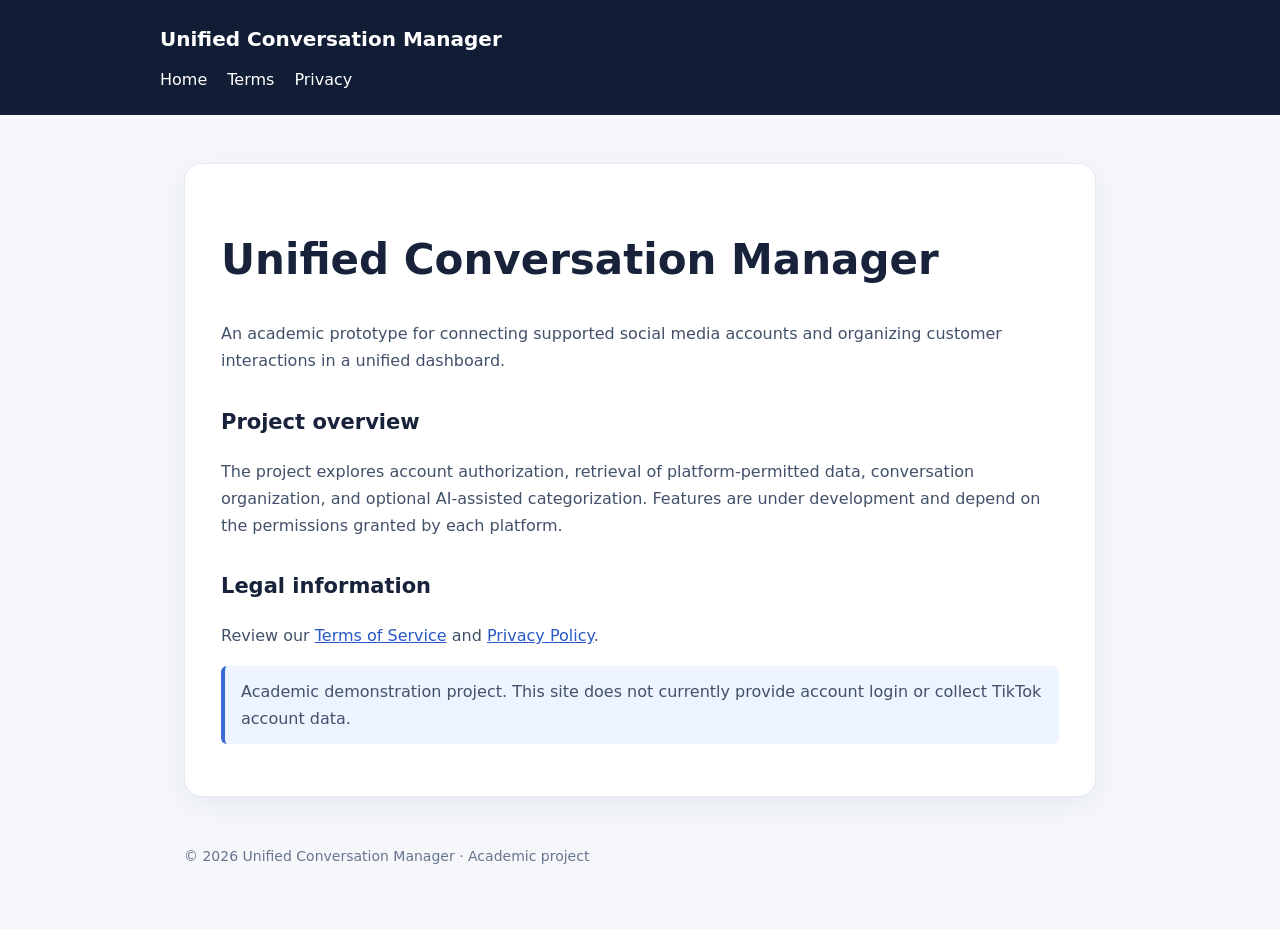
<file: index.html>
<!doctype html><html lang="en"><head><meta charset="utf-8"><meta name="viewport" content="width=device-width,initial-scale=1"><title>Unified Conversation Manager</title><link rel="stylesheet" href="style.css"></head><body><header><span class="brand">Unified Conversation Manager</span><nav><a href="index.html">Home</a><a href="terms.html">Terms</a><a href="privacy.html">Privacy</a></nav></header><main><article class="panel"><h1>Unified Conversation Manager</h1><p>An academic prototype for connecting supported social media accounts and organizing customer interactions in a unified dashboard.</p><h2>Project overview</h2><p>The project explores account authorization, retrieval of platform-permitted data, conversation organization, and optional AI-assisted categorization. Features are under development and depend on the permissions granted by each platform.</p><h2>Legal information</h2><p>Review our <a href="terms.html">Terms of Service</a> and <a href="privacy.html">Privacy Policy</a>.</p><p class="note">Academic demonstration project. This site does not currently provide account login or collect TikTok account data.</p></article></main><footer>© 2026 Unified Conversation Manager · Academic project</footer></body></html>
</file>
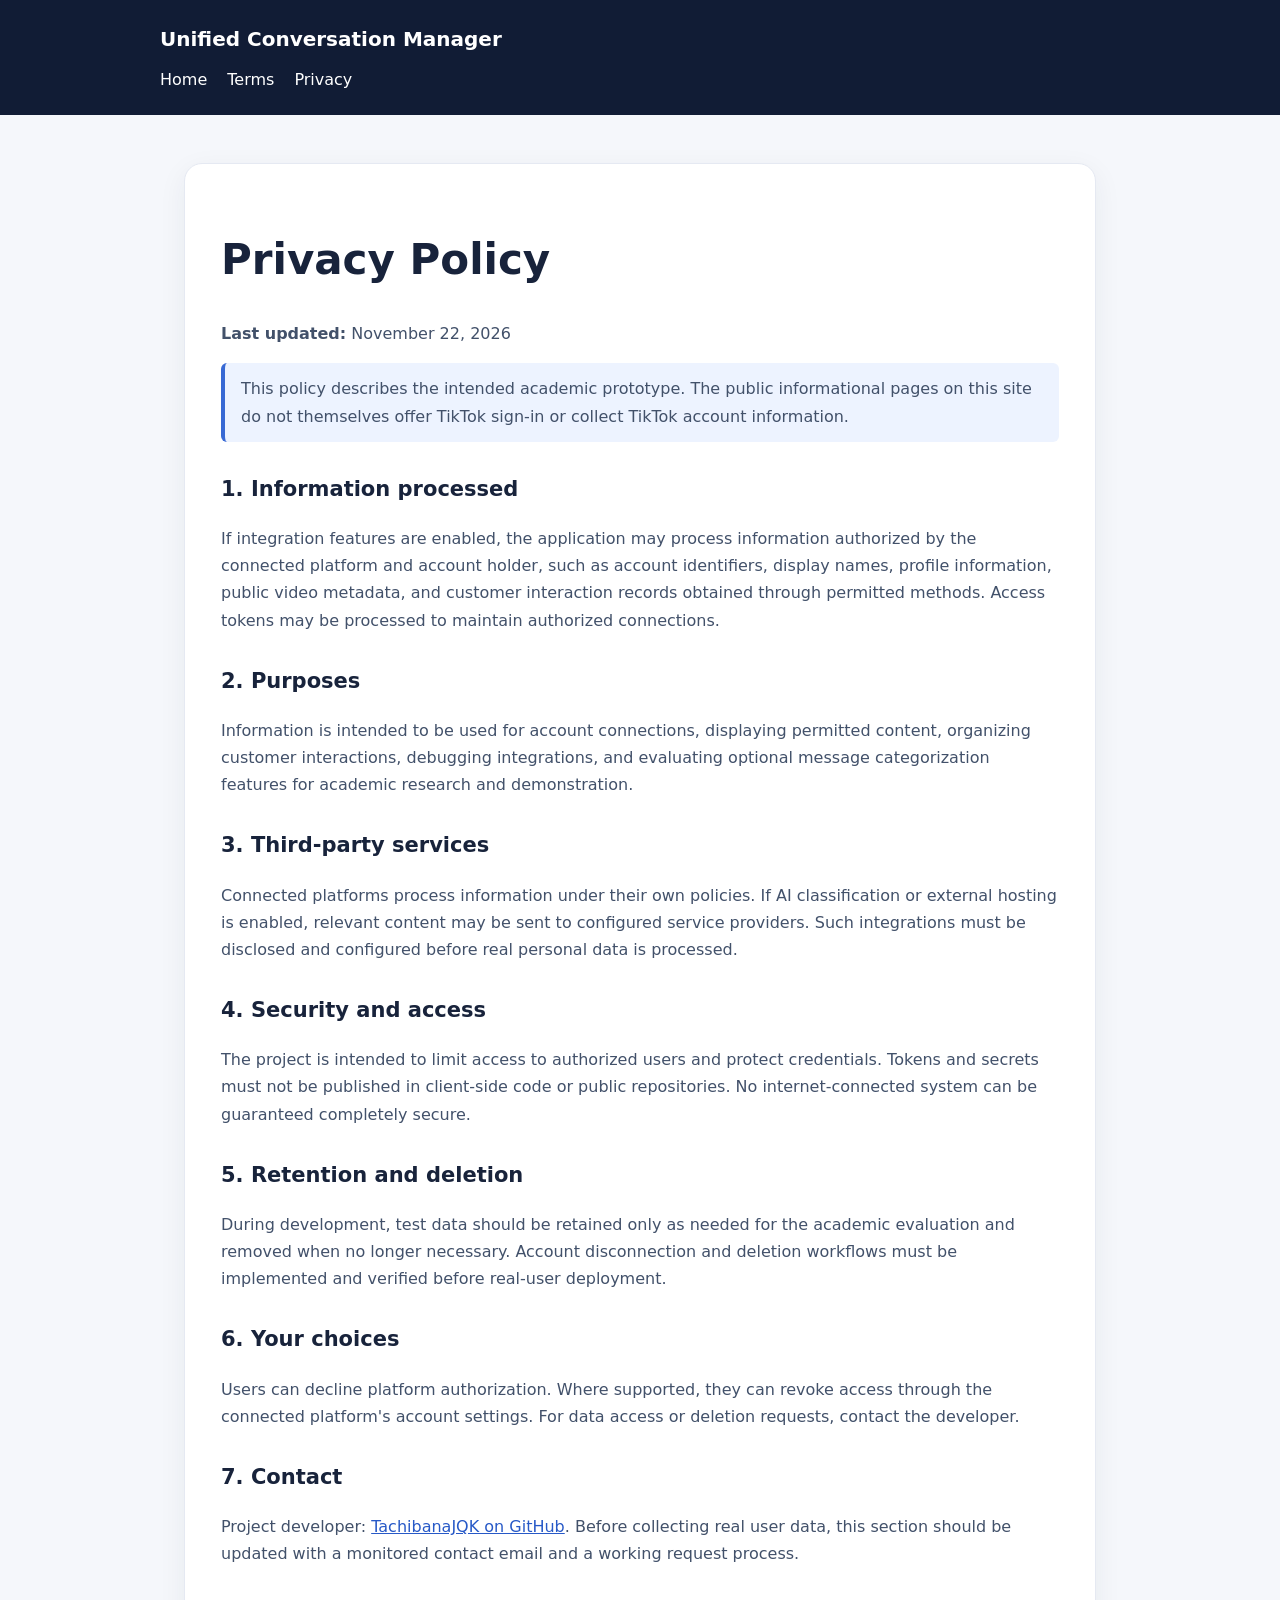
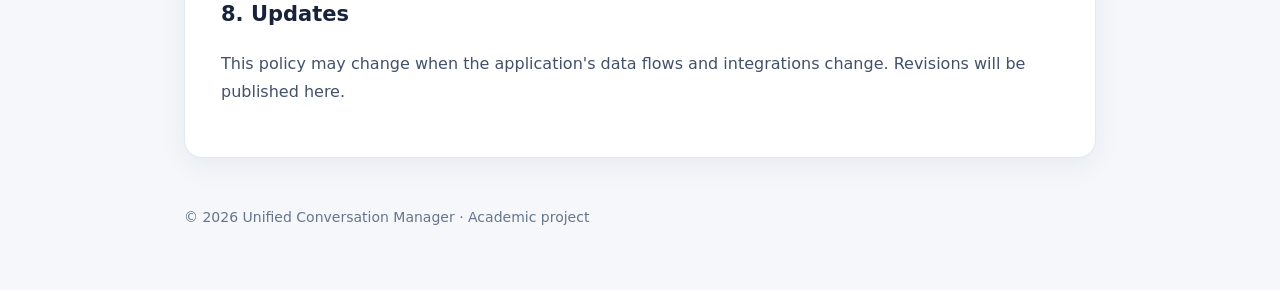
<file: privacy.html>
<!doctype html><html lang="en"><head><meta charset="utf-8"><meta name="viewport" content="width=device-width,initial-scale=1"><title>Privacy Policy | Unified Conversation Manager</title><link rel="stylesheet" href="style.css"></head><body><header><span class="brand">Unified Conversation Manager</span><nav><a href="index.html">Home</a><a href="terms.html">Terms</a><a href="privacy.html">Privacy</a></nav></header><main><article class="panel"><h1>Privacy Policy</h1><p><strong>Last updated:</strong> November 22, 2026</p><p class="note">This policy describes the intended academic prototype. The public informational pages on this site do not themselves offer TikTok sign-in or collect TikTok account information.</p><h2>1. Information processed</h2><p>If integration features are enabled, the application may process information authorized by the connected platform and account holder, such as account identifiers, display names, profile information, public video metadata, and customer interaction records obtained through permitted methods. Access tokens may be processed to maintain authorized connections.</p><h2>2. Purposes</h2><p>Information is intended to be used for account connections, displaying permitted content, organizing customer interactions, debugging integrations, and evaluating optional message categorization features for academic research and demonstration.</p><h2>3. Third-party services</h2><p>Connected platforms process information under their own policies. If AI classification or external hosting is enabled, relevant content may be sent to configured service providers. Such integrations must be disclosed and configured before real personal data is processed.</p><h2>4. Security and access</h2><p>The project is intended to limit access to authorized users and protect credentials. Tokens and secrets must not be published in client-side code or public repositories. No internet-connected system can be guaranteed completely secure.</p><h2>5. Retention and deletion</h2><p>During development, test data should be retained only as needed for the academic evaluation and removed when no longer necessary. Account disconnection and deletion workflows must be implemented and verified before real-user deployment.</p><h2>6. Your choices</h2><p>Users can decline platform authorization. Where supported, they can revoke access through the connected platform's account settings. For data access or deletion requests, contact the developer.</p><h2>7. Contact</h2><p>Project developer: <a href="https://github.com/TachibanaJQK">TachibanaJQK on GitHub</a>. Before collecting real user data, this section should be updated with a monitored contact email and a working request process.</p><h2>8. Updates</h2><p>This policy may change when the application's data flows and integrations change. Revisions will be published here.</p></article></main><footer>© 2026 Unified Conversation Manager · Academic project</footer></body></html>
</file>
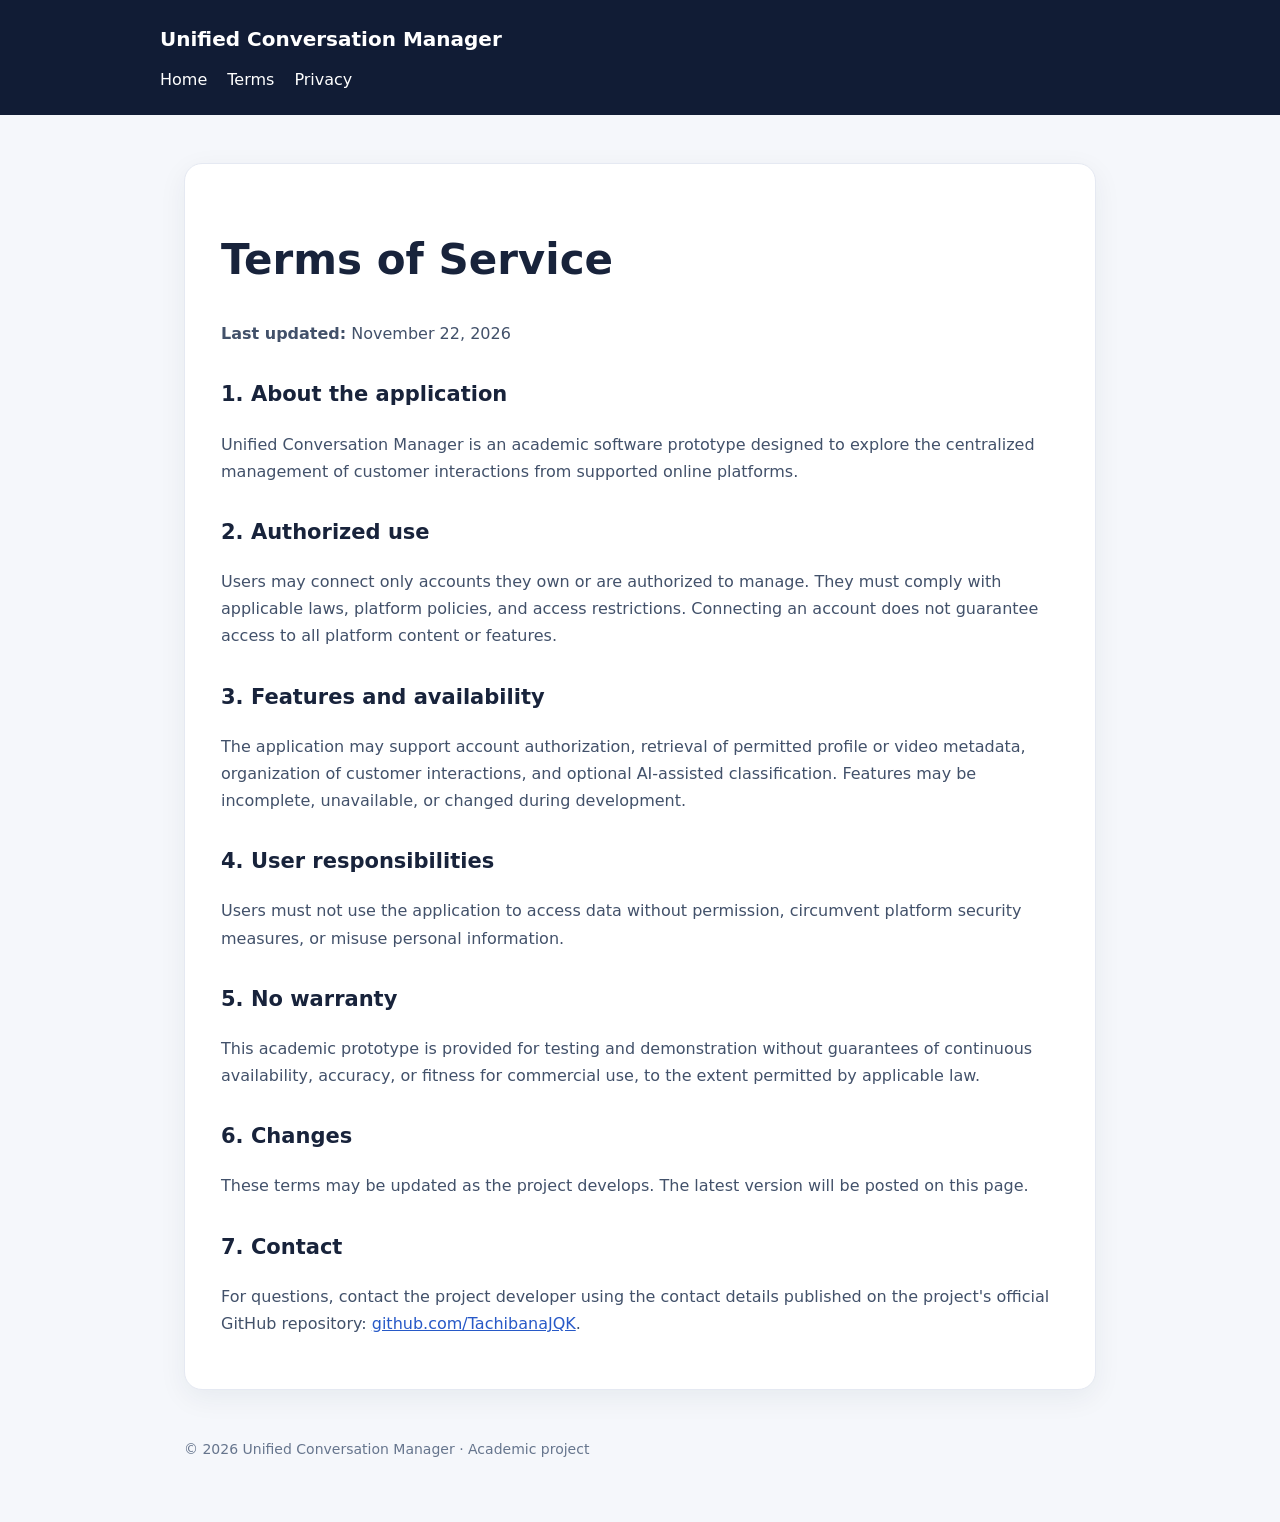
<file: terms.html>
<!doctype html><html lang="en"><head><meta charset="utf-8"><meta name="viewport" content="width=device-width,initial-scale=1"><title>Terms of Service | Unified Conversation Manager</title><link rel="stylesheet" href="style.css"></head><body><header><span class="brand">Unified Conversation Manager</span><nav><a href="index.html">Home</a><a href="terms.html">Terms</a><a href="privacy.html">Privacy</a></nav></header><main><article class="panel"><h1>Terms of Service</h1><p><strong>Last updated:</strong> November 22, 2026</p><h2>1. About the application</h2><p>Unified Conversation Manager is an academic software prototype designed to explore the centralized management of customer interactions from supported online platforms.</p><h2>2. Authorized use</h2><p>Users may connect only accounts they own or are authorized to manage. They must comply with applicable laws, platform policies, and access restrictions. Connecting an account does not guarantee access to all platform content or features.</p><h2>3. Features and availability</h2><p>The application may support account authorization, retrieval of permitted profile or video metadata, organization of customer interactions, and optional AI-assisted classification. Features may be incomplete, unavailable, or changed during development.</p><h2>4. User responsibilities</h2><p>Users must not use the application to access data without permission, circumvent platform security measures, or misuse personal information.</p><h2>5. No warranty</h2><p>This academic prototype is provided for testing and demonstration without guarantees of continuous availability, accuracy, or fitness for commercial use, to the extent permitted by applicable law.</p><h2>6. Changes</h2><p>These terms may be updated as the project develops. The latest version will be posted on this page.</p><h2>7. Contact</h2><p>For questions, contact the project developer using the contact details published on the project's official GitHub repository: <a href="https://github.com/TachibanaJQK">github.com/TachibanaJQK</a>.</p></article></main><footer>© 2026 Unified Conversation Manager · Academic project</footer></body></html>
</file>
<file: style.css>
:root{font-family:Inter,system-ui,-apple-system,Segoe UI,sans-serif;color:#18233b;background:#f5f7fb}*{box-sizing:border-box}body{margin:0;line-height:1.7}header{background:#111c35;color:white;padding:22px max(24px,calc((100vw - 960px)/2))}header a{color:white;text-decoration:none;margin-right:20px}header .brand{font-weight:750;font-size:20px;display:block;margin-bottom:10px}main{max-width:960px;margin:48px auto;padding:0 24px}.panel{background:white;border:1px solid #e5e9f2;border-radius:18px;padding:36px;box-shadow:0 8px 28px #152a4510}h1{font-size:clamp(28px,4vw,42px);line-height:1.2}h2{margin-top:30px;font-size:21px}p,li{color:#42516a}a{color:#2759c7}footer{max-width:960px;margin:30px auto;padding:0 24px 30px;color:#66758d;font-size:14px}.note{background:#edf3ff;border-left:4px solid #3869d4;padding:12px 16px;border-radius:6px}@media(max-width:600px){.panel{padding:22px}header{padding:18px 24px}}
</file>
